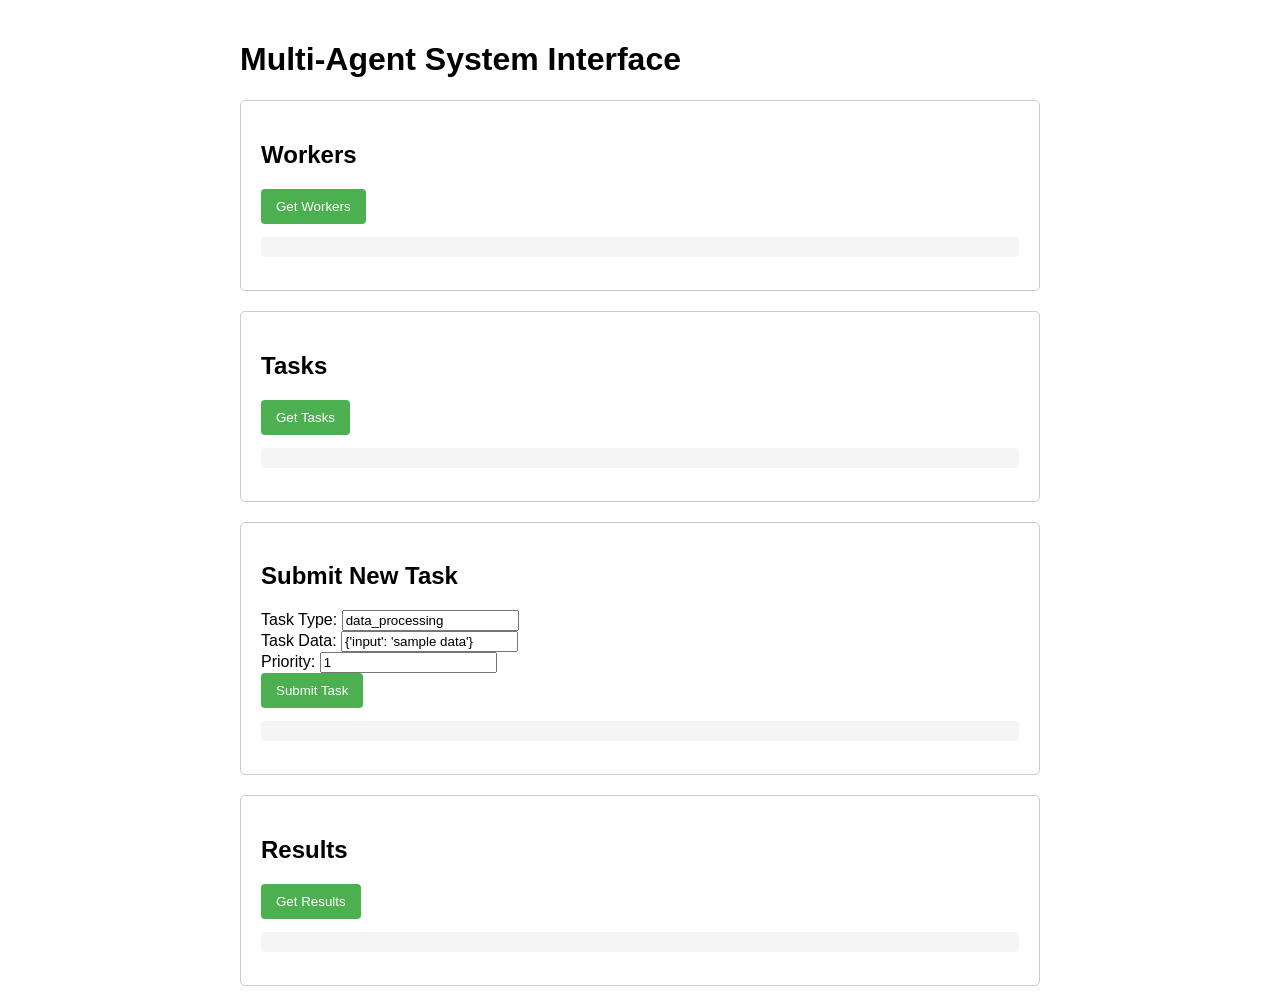
<file: templates/index.html>
<!DOCTYPE html>
<html>
<head>
    <title>Multi-Agent System Interface</title>
    <style>
        body {
            font-family: Arial, sans-serif;
            max-width: 800px;
            margin: 0 auto;
            padding: 20px;
        }
        .container {
            display: flex;
            flex-direction: column;
            gap: 20px;
        }
        .section {
            border: 1px solid #ccc;
            padding: 20px;
            border-radius: 5px;
        }
        button {
            padding: 10px 15px;
            background-color: #4CAF50;
            color: white;
            border: none;
            border-radius: 4px;
            cursor: pointer;
        }
        button:hover {
            background-color: #45a049;
        }
        pre {
            background-color: #f5f5f5;
            padding: 10px;
            border-radius: 4px;
            overflow-x: auto;
        }
    </style>
</head>
<body>
    <h1>Multi-Agent System Interface</h1>
    <div class="container">
        <div class="section">
            <h2>Workers</h2>
            <button onclick="getWorkers()">Get Workers</button>
            <pre id="workers"></pre>
        </div>

        <div class="section">
            <h2>Tasks</h2>
            <button onclick="getTasks()">Get Tasks</button>
            <pre id="tasks"></pre>
        </div>

        <div class="section">
            <h2>Submit New Task</h2>
            <div>
                <label>Task Type:</label>
                <input type="text" id="taskType" value="data_processing">
            </div>
            <div>
                <label>Task Data:</label>
                <input type="text" id="taskData" value="{'input': 'sample data'}">
            </div>
            <div>
                <label>Priority:</label>
                <input type="number" id="taskPriority" value="1">
            </div>
            <button onclick="submitTask()">Submit Task</button>
            <pre id="submitResult"></pre>
        </div>

        <div class="section">
            <h2>Results</h2>
            <button onclick="getResults()">Get Results</button>
            <pre id="results"></pre>
        </div>
    </div>

    <script>
        const API_BASE = 'http://localhost:8000';

        async function getWorkers() {
            const response = await fetch(`${API_BASE}/workers`);
            const data = await response.json();
            document.getElementById('workers').textContent = JSON.stringify(data, null, 2);
        }

        async function getTasks() {
            const response = await fetch(`${API_BASE}/tasks`);
            const data = await response.json();
            document.getElementById('tasks').textContent = JSON.stringify(data, null, 2);
        }

        async function submitTask() {
            const taskType = document.getElementById('taskType').value;
            const taskData = JSON.parse(document.getElementById('taskData').value);
            const taskPriority = parseInt(document.getElementById('taskPriority').value);

            const response = await fetch(`${API_BASE}/submit`, {
                method: 'POST',
                headers: {
                    'Content-Type': 'application/json',
                },
                body: JSON.stringify({
                    type: taskType,
                    data: taskData,
                    priority: taskPriority
                })
            });
            const data = await response.json();
            document.getElementById('submitResult').textContent = JSON.stringify(data, null, 2);
        }

        async function getResults() {
            const response = await fetch(`${API_BASE}/results`);
            const data = await response.json();
            document.getElementById('results').textContent = JSON.stringify(data, null, 2);
        }
    </script>
</body>
</html>
</file>
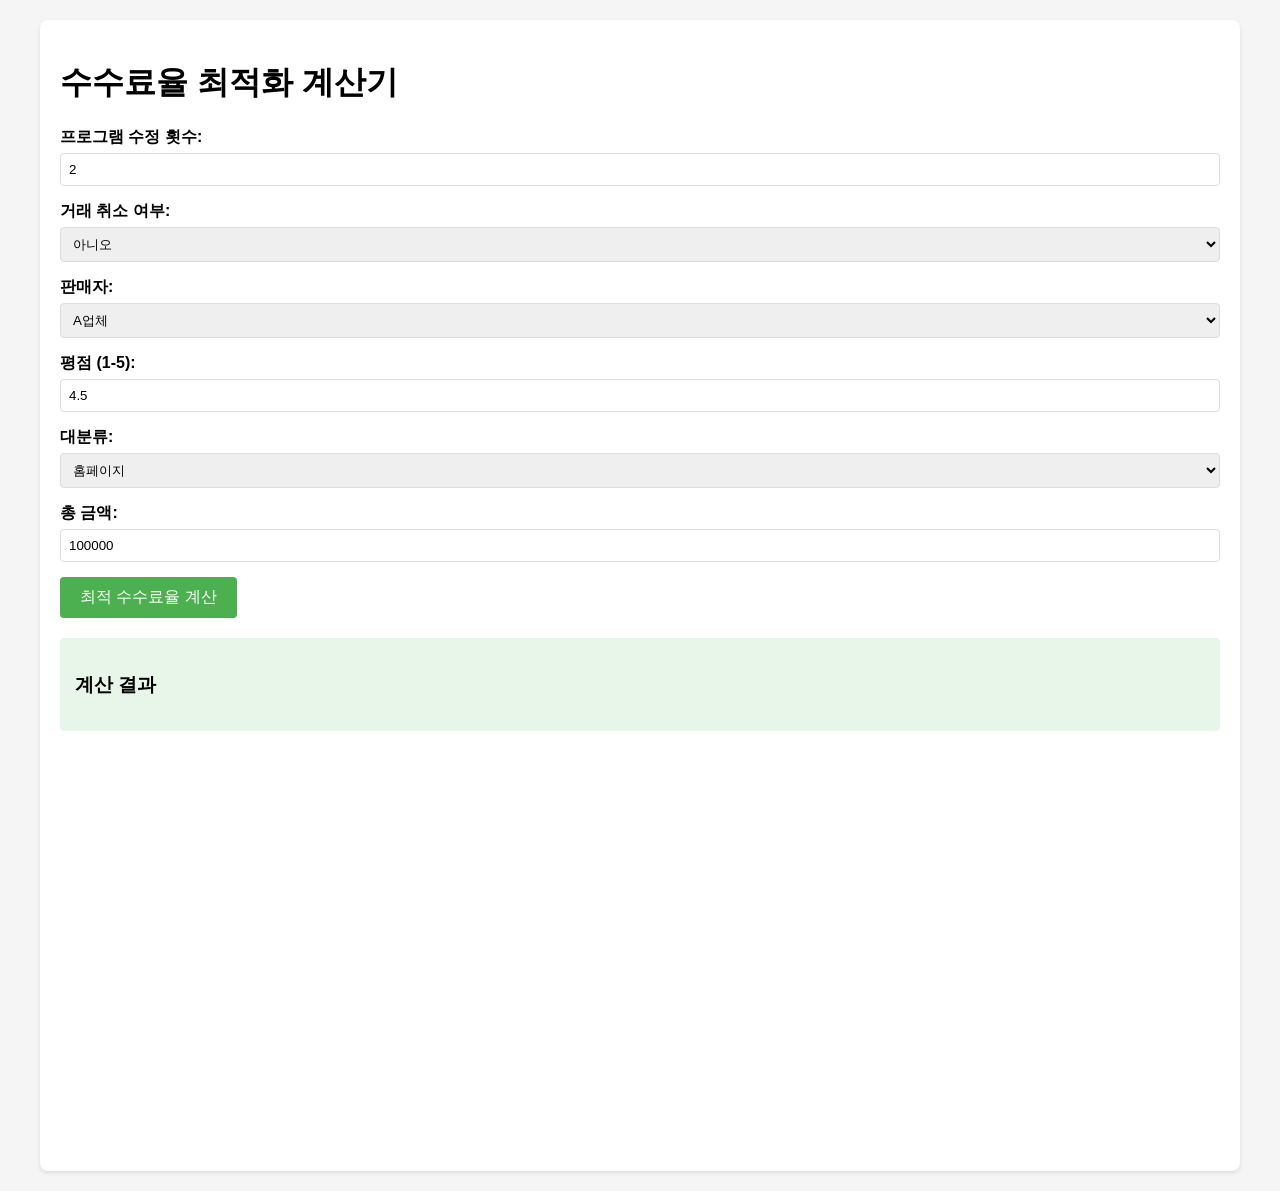
<file: price_calculator.html>
<!DOCTYPE html>
<html lang="ko">
<head>
    <meta charset="UTF-8">
    <meta name="viewport" content="width=device-width, initial-scale=1.0">
    <title>수수료율 최적화 계산기</title>
    <script src="https://cdn.plot.ly/plotly-latest.min.js"></script>
    <style>
        body {
            font-family: 'Arial', sans-serif;
            max-width: 1200px;
            margin: 0 auto;
            padding: 20px;
            background-color: #f5f5f5;
        }
        .container {
            background-color: white;
            padding: 20px;
            border-radius: 8px;
            box-shadow: 0 2px 4px rgba(0,0,0,0.1);
        }
        .form-group {
            margin-bottom: 15px;
        }
        label {
            display: block;
            margin-bottom: 5px;
            font-weight: bold;
        }
        input, select {
            width: 100%;
            padding: 8px;
            border: 1px solid #ddd;
            border-radius: 4px;
            box-sizing: border-box;
        }
        button {
            background-color: #4CAF50;
            color: white;
            padding: 10px 20px;
            border: none;
            border-radius: 4px;
            cursor: pointer;
            font-size: 16px;
        }
        button:hover {
            background-color: #45a049;
        }
        .result {
            margin-top: 20px;
            padding: 15px;
            background-color: #e8f5e9;
            border-radius: 4px;
        }
        #plot {
            margin-top: 20px;
            height: 400px;
        }
    </style>
</head>
<body>
    <div class="container">
        <h1>수수료율 최적화 계산기</h1>
        
        <div class="form-group">
            <label for="programModifications">프로그램 수정 횟수:</label>
            <input type="number" id="programModifications" min="0" max="10" value="2">
        </div>

        <div class="form-group">
            <label for="transactionCancelled">거래 취소 여부:</label>
            <select id="transactionCancelled">
                <option value="N">아니오</option>
                <option value="Y">예</option>
            </select>
        </div>

        <div class="form-group">
            <label for="seller">판매자:</label>
            <select id="seller">
                <option value="A업체">A업체</option>
                <option value="B업체">B업체</option>
                <option value="C업체">C업체</option>
            </select>
        </div>

        <div class="form-group">
            <label for="rating">평점 (1-5):</label>
            <input type="number" id="rating" min="1" max="5" step="0.1" value="4.5">
        </div>

        <div class="form-group">
            <label for="category">대분류:</label>
            <select id="category">
                <option value="홈페이지">홈페이지</option>
                <option value="모바일앱">모바일앱</option>
            </select>
        </div>

        <div class="form-group">
            <label for="totalAmount">총 금액:</label>
            <input type="number" id="totalAmount" min="1000" value="100000">
        </div>

        <button onclick="calculateOptimalFee()">최적 수수료율 계산</button>

        <div class="result" id="result">
            <h3>계산 결과</h3>
            <p id="optimalFee"></p>
        </div>

        <div id="plot"></div>
    </div>

    <script>
        // 간단한 예측 모델 (실제로는 서버에서 CatBoost 모델을 사용해야 함)
        function predictVolume(params) {
            // 간단한 선형 모델로 대체
            let baseVolume = 500;
            let volume = baseVolume;
            
            // 수수료율에 따른 영향
            volume *= (1 - params.feeRate * 2);
            
            // 다른 파라미터들의 영향
            volume *= (1 + (params.rating - 3) * 0.2);
            volume *= (1 - params.programModifications * 0.1);
            volume *= (params.transactionCancelled === 'N' ? 1.2 : 0.8);
            volume *= (params.category === '홈페이지' ? 1.1 : 1);
            
            return Math.max(0, volume);
        }

        function calculateOptimalFee() {
            const params = {
                programModifications: parseFloat(document.getElementById('programModifications').value),
                transactionCancelled: document.getElementById('transactionCancelled').value,
                seller: document.getElementById('seller').value,
                rating: parseFloat(document.getElementById('rating').value),
                category: document.getElementById('category').value,
                totalAmount: parseFloat(document.getElementById('totalAmount').value)
            };

            // 수수료율 범위 생성
            const feeRates = Array.from({length: 50}, (_, i) => 0.01 + (i * 0.98 / 49));
            const P = params.totalAmount;

            // 각 수수료율에 대한 결과 계산
            const results = feeRates.map(feeRate => {
                const volume = predictVolume({...params, feeRate});
                const customerBenefit = (1 - feeRate) * P * volume;
                const platformBenefit = feeRate * P * volume;
                const nashProduct = (customerBenefit - 1) * (platformBenefit - 1);
                return {
                    feeRate,
                    volume,
                    customerBenefit,
                    platformBenefit,
                    nashProduct
                };
            });

            // 최적 수수료율 찾기
            const optimalResult = results.reduce((max, curr) => 
                curr.nashProduct > max.nashProduct ? curr : max
            );

            // 결과 표시
            document.getElementById('optimalFee').innerHTML = 
                `최적 수수료율: ${(optimalResult.feeRate * 100).toFixed(2)}%<br>` +
                `예상 이용자수: ${Math.round(optimalResult.volume)}명<br>` +
                `고객 이익: ${Math.round(optimalResult.customerBenefit).toLocaleString()}원<br>` +
                `플랫폼 이익: ${Math.round(optimalResult.platformBenefit).toLocaleString()}원`;

            // 그래프 그리기
            const trace1 = {
                x: feeRates,
                y: results.map(r => r.customerBenefit),
                name: '고객 이익',
                type: 'scatter',
                line: {color: 'blue'}
            };

            const trace2 = {
                x: feeRates,
                y: results.map(r => r.platformBenefit),
                name: '플랫폼 이익',
                type: 'scatter',
                line: {color: 'red'}
            };

            const trace3 = {
                x: feeRates,
                y: results.map(r => r.nashProduct),
                name: 'Nash Product',
                type: 'scatter',
                line: {color: 'green'}
            };

            const layout = {
                title: '수수료율 시뮬레이션',
                xaxis: {
                    title: '수수료율',
                    tickformat: '.0%'
                },
                yaxis: {
                    title: '이익'
                },
                showlegend: true,
                legend: {
                    x: 0,
                    y: 1
                }
            };

            Plotly.newPlot('plot', [trace1, trace2, trace3], layout);
        }
    </script>
</body>
</html>
</file>
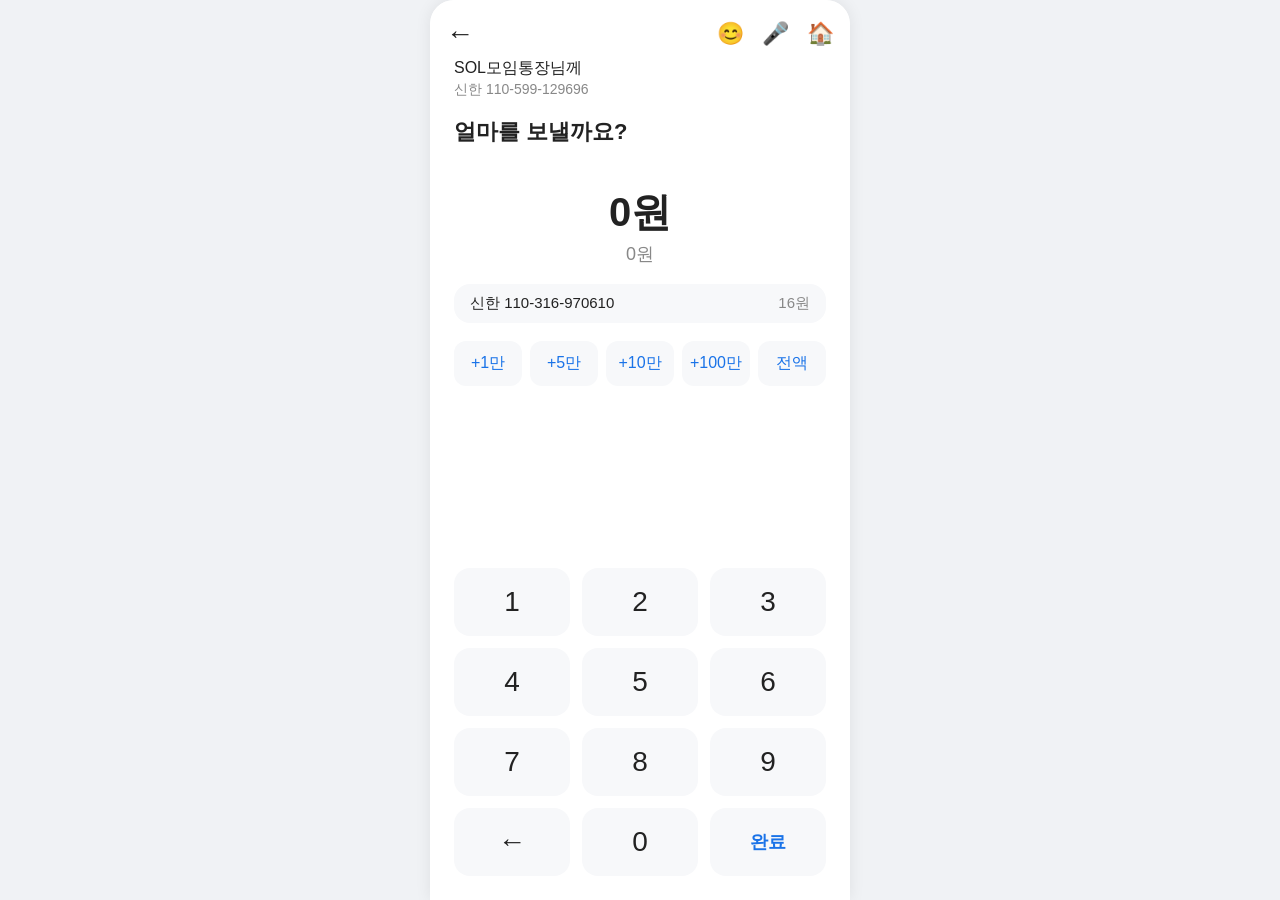
<file: sending_money.html>
<!DOCTYPE html>
<html lang="en">
<head>
    <meta charset="UTF-8">
    <meta name="viewport" content="width=device-width, initial-scale=1.0">
    <title>Send Money</title>
    <style>
        body {
            font-family: 'Apple SD Gothic Neo', Arial, sans-serif;
            margin: 0;
            padding: 0;
            background: #f0f2f5;
            color: #222;
            min-height: 100vh;
        }
        .mobile-frame {
            max-width: 420px;
            margin: 0 auto;
            background: #fff;
            min-height: 100vh;
            box-shadow: 0 0 16px 0 rgba(0,0,0,0.08);
            border-radius: 24px 24px 0 0;
            position: relative;
            overflow: hidden;
            transition: transform 0.1s;
        }
        .shake {
            animation: shake 0.35s cubic-bezier(.36,.07,.19,.97) both;
        }
        @keyframes shake {
            10%, 90% { transform: translateX(-2px); }
            20%, 80% { transform: translateX(4px); }
            30%, 50%, 70% { transform: translateX(-8px); }
            40%, 60% { transform: translateX(8px); }
            100% { transform: translateX(0); }
        }
        .top-bar {
            display: flex;
            align-items: center;
            justify-content: space-between;
            padding: 18px 16px 8px 16px;
            background: #fff;
            position: sticky;
            top: 0;
            z-index: 10;
            border-radius: 24px 24px 0 0;
        }
        .top-bar .left {
            display: flex;
            align-items: center;
        }
        .top-bar .back {
            font-size: 28px;
            margin-right: 10px;
            cursor: pointer;
        }
        .top-bar .icons {
            display: flex;
            gap: 18px;
            font-size: 22px;
        }
        .recipient-section {
            padding: 0 24px 8px 24px;
        }
        .recipient-title {
            font-size: 16px;
            font-weight: 500;
            margin-bottom: 2px;
        }
        .recipient-account {
            font-size: 14px;
            color: #888;
            margin-bottom: 18px;
        }
        .question {
            font-size: 22px;
            font-weight: bold;
            margin-bottom: 30px;
        }
        .amount-display {
            text-align: center;
            margin: 0 0 8px 0;
        }
        .amount-main {
            font-size: 40px;
            font-weight: bold;
            margin-bottom: 2px;
        }
        .amount-sub {
            font-size: 18px;
            color: #888;
        }
        .recent-accounts {
            margin: 18px 0 0 0;
            padding: 0 24px;
        }
        .recent-account-item {
            background: #f7f8fa;
            border-radius: 16px;
            padding: 10px 16px;
            font-size: 15px;
            color: #222;
            display: flex;
            align-items: center;
            margin-bottom: 8px;
        }
        .recent-account-item .amount {
            margin-left: auto;
            color: #888;
        }
        .quick-add {
            display: flex;
            justify-content: space-between;
            gap: 8px;
            margin: 18px 0 0 0;
            padding: 0 24px;
        }
        .quick-add button {
            flex: 1;
            background: #f7f8fa;
            border: none;
            border-radius: 12px;
            font-size: 16px;
            color: #1a73e8;
            padding: 12px 0;
            margin: 0;
            cursor: pointer;
            font-weight: 500;
            transition: background 0.2s;
        }
        .quick-add button:active {
            background: #e3e8f0;
        }
        .keypad {
            display: grid;
            grid-template-columns: repeat(3, 1fr);
            gap: 12px;
            padding: 32px 24px 24px 24px;
            background: #fff;
            position: fixed;
            bottom: 0;
            left: 50%;
            transform: translateX(-50%);
            width: 100vw;
            max-width: 420px;
            box-sizing: border-box;
            border-radius: 0 0 24px 24px;
        }
        .keypad button {
            font-size: 28px;
            background: #f7f8fa;
            border: none;
            border-radius: 16px;
            padding: 18px 0;
            color: #222;
            font-weight: 500;
            cursor: pointer;
            transition: background 0.2s;
        }
        .keypad button:active {
            background: #e3e8f0;
        }
        .keypad .action {
            color: #1a73e8;
            font-size: 18px;
            font-weight: 600;
        }
        @media (max-width: 480px) {
            .mobile-frame {
                max-width: 100vw;
                border-radius: 0;
            }
            .keypad {
                max-width: 100vw;
                border-radius: 0 0 24px 24px;
            }
        }
    </style>
</head>
<body>
    <div class="mobile-frame">
        <div class="top-bar">
            <div class="left">
                <span class="back" onclick="window.history.back()">&#8592;</span>
            </div>
            <div class="icons">
                <span>😊</span>
                <span>🎤</span>
                <span>🏠</span>
            </div>
        </div>
        <div class="recipient-section">
            <div class="recipient-title">SOL모임통장님께</div>
            <div class="recipient-account">신한 110-599-129696</div>
            <div class="question">얼마를 보낼까요?</div>
        </div>
        <div class="amount-display">
            <div class="amount-main" id="amountMain">0원</div>
            <div class="amount-sub" id="amountSub">0원</div>
        </div>
        <div class="recent-accounts">
            <div class="recent-account-item">
                신한 110-316-970610 <span class="amount">16원</span>
            </div>
        </div>
        <div class="quick-add">
            <button onclick="quickAdd(10000)">+1만</button>
            <button onclick="quickAdd(50000)">+5만</button>
            <button onclick="quickAdd(100000)">+10만</button>
            <button onclick="quickAdd(1000000)">+100만</button>
            <button onclick="setAll()">전액</button>
        </div>
        <div class="keypad">
            <button onclick="appendNum(1)">1</button>
            <button onclick="appendNum(2)">2</button>
            <button onclick="appendNum(3)">3</button>
            <button onclick="appendNum(4)">4</button>
            <button onclick="appendNum(5)">5</button>
            <button onclick="appendNum(6)">6</button>
            <button onclick="appendNum(7)">7</button>
            <button onclick="appendNum(8)">8</button>
            <button onclick="appendNum(9)">9</button>
            <button onclick="backspace()">&#8592;</button>
            <button onclick="appendNum(0)">0</button>
            <button class="action" onclick="submitAmount()">완료</button>
        </div>
        <canvas id="sparkCanvas" style="position:fixed;left:0;top:0;width:100vw;height:100vh;pointer-events:none;z-index:100;"></canvas>
    </div>
    <script>
        let amount = '';
        let maxAmount = 9999999999;
        let sparkInputTimeout = null;

        function formatNumber(num) {
            return num.toLocaleString();
        }
        function updateAmountDisplay() {
            let num = parseInt(amount) || 0;
            document.getElementById('amountMain').textContent = formatNumber(num) + '원';
            document.getElementById('amountSub').textContent = formatNumber(num) + '원';
        }
        function appendNum(n) {
            if (amount.length >= 10) return;
            if (amount === '0') amount = '';
            amount += n;
            if (parseInt(amount) > maxAmount) amount = maxAmount.toString();
            updateAmountDisplay();
            triggerSparkEffect();
        }
        function backspace() {
            amount = amount.slice(0, -1);
            if (amount === '') amount = '0';
            updateAmountDisplay();
            triggerSparkEffect();
        }
        function quickAdd(val) {
            let num = parseInt(amount) || 0;
            num += val;
            if (num > maxAmount) num = maxAmount;
            amount = num.toString();
            updateAmountDisplay();
            triggerSparkEffect();
        }
        function setAll() {
            amount = maxAmount.toString();
            updateAmountDisplay();
            triggerSparkEffect();
        }
        function submitAmount() {
            alert('송금할 금액: ' + (parseInt(amount) || 0) + '원');
        }
        function triggerSparkEffect() {
            if (sparkInputTimeout) clearTimeout(sparkInputTimeout);
            sparkInputTimeout = setTimeout(() => {
                let num = parseInt(amount) || 0;
                // Always use the center of the amount display for the spark origin
                const amountDisplay = document.querySelector('.amount-display');
                const rect = amountDisplay.getBoundingClientRect();
                const x = rect.left + rect.width / 2;
                const y = rect.top + rect.height / 2;
                createSparks(x, y, num, 'deposit');
                // Only shake the mobile frame if amount is over 1,000,000원
                if (num > 1000000) {
                    const frame = document.querySelector('.mobile-frame');
                    frame.classList.remove('shake');
                    void frame.offsetWidth;
                    frame.classList.add('shake');
                }
            }, 80);
        }
        // Firework-like spark effect (same as before, but centered on amount display)
        function createSparks(x, y, amount, type) {
            const canvas = document.getElementById('sparkCanvas');
            canvas.width = window.innerWidth;
            canvas.height = window.innerHeight;
            const ctx = canvas.getContext('2d');
            ctx.clearRect(0, 0, canvas.width, canvas.height);
            const cappedAmount = Math.min(Math.abs(amount), maxAmount);
            let color = 'rgba(255, 180, 40, 0.98)';
            // Get amount display width for scaling
            const amountDisplay = document.getElementById('amountMain');
            const displayRect = amountDisplay.getBoundingClientRect();
            const displayWidth = displayRect.width;
            // High number of sparks for large amounts
            const minSparks = 40;
            const maxSparks = Math.round(300 * (displayWidth / 120));
            const sparkCount = Math.round(minSparks + (maxSparks - minSparks) * (cappedAmount / maxAmount));
            // Dramatically increase spark length so some reach the screen edges
            const minLen = 40;
            const maxLen = Math.max(
                120,
                displayWidth * 2.5,
                Math.max(
                    Math.abs(x - 0),
                    Math.abs(x - canvas.width),
                    Math.abs(y - 0),
                    Math.abs(y - canvas.height)
                ) * 1.1
            );
            let progress = 0;
            const duration = 420; // fast and punchy
            const sparks = [];
            for (let i = 0; i < sparkCount; i++) {
                const angle = Math.random() * 2 * Math.PI;
                const length = minLen + Math.random() * (maxLen - minLen);
                const sx = x;
                const sy = y;
                const ex = x + Math.cos(angle) * length;
                const ey = y + Math.sin(angle) * length;
                const width = 0.8 + Math.random() * 1.2;
                sparks.push({sx, sy, ex, ey, width, angle, length});
            }
            // Flash effect at the origin
            function drawFlash(t) {
                const flashAlpha = 0.5 * (1 - t);
                const flashRadius = 32 + 48 * (1 - t);
                ctx.save();
                ctx.globalAlpha = flashAlpha;
                ctx.beginPath();
                ctx.arc(x, y, flashRadius, 0, 2 * Math.PI);
                ctx.fillStyle = 'rgba(255, 230, 120, 1)';
                ctx.shadowColor = 'rgba(255, 230, 120, 1)';
                ctx.shadowBlur = 32;
                ctx.fill();
                ctx.restore();
            }
            function animateSparks() {
                ctx.clearRect(0, 0, canvas.width, canvas.height);
                progress += 16;
                const t = Math.min(progress / duration, 1);
                // Draw flash at the origin
                drawFlash(t);
                for (let i = 0; i < sparks.length; i++) {
                    const s = sparks[i];
                    // Animate from center to end
                    const curEx = s.sx + (s.ex - s.sx) * t;
                    const curEy = s.sy + (s.ey - s.sy) * t;
                    // Trailing afterimage (faint, behind main line)
                    ctx.save();
                    ctx.globalAlpha = 0.18 * (1 - t);
                    ctx.strokeStyle = color;
                    ctx.shadowColor = color;
                    ctx.shadowBlur = 24;
                    ctx.lineWidth = s.width * 2.2;
                    ctx.beginPath();
                    ctx.moveTo(s.sx, s.sy);
                    ctx.lineTo(curEx, curEy);
                    ctx.stroke();
                    ctx.restore();
                    // Main spark
                    ctx.save();
                    ctx.globalAlpha = 1 - t;
                    ctx.strokeStyle = color;
                    ctx.shadowColor = color;
                    ctx.shadowBlur = 18;
                    ctx.lineWidth = s.width;
                    ctx.beginPath();
                    ctx.moveTo(s.sx, s.sy);
                    ctx.lineTo(curEx, curEy);
                    ctx.stroke();
                    ctx.restore();
                }
                if (t < 1) {
                    requestAnimationFrame(animateSparks);
                } else {
                    ctx.clearRect(0, 0, canvas.width, canvas.height);
                }
            }
            animateSparks();
        }
        // Initial display
        updateAmountDisplay();
    </script>
</body>
</html>
</file>
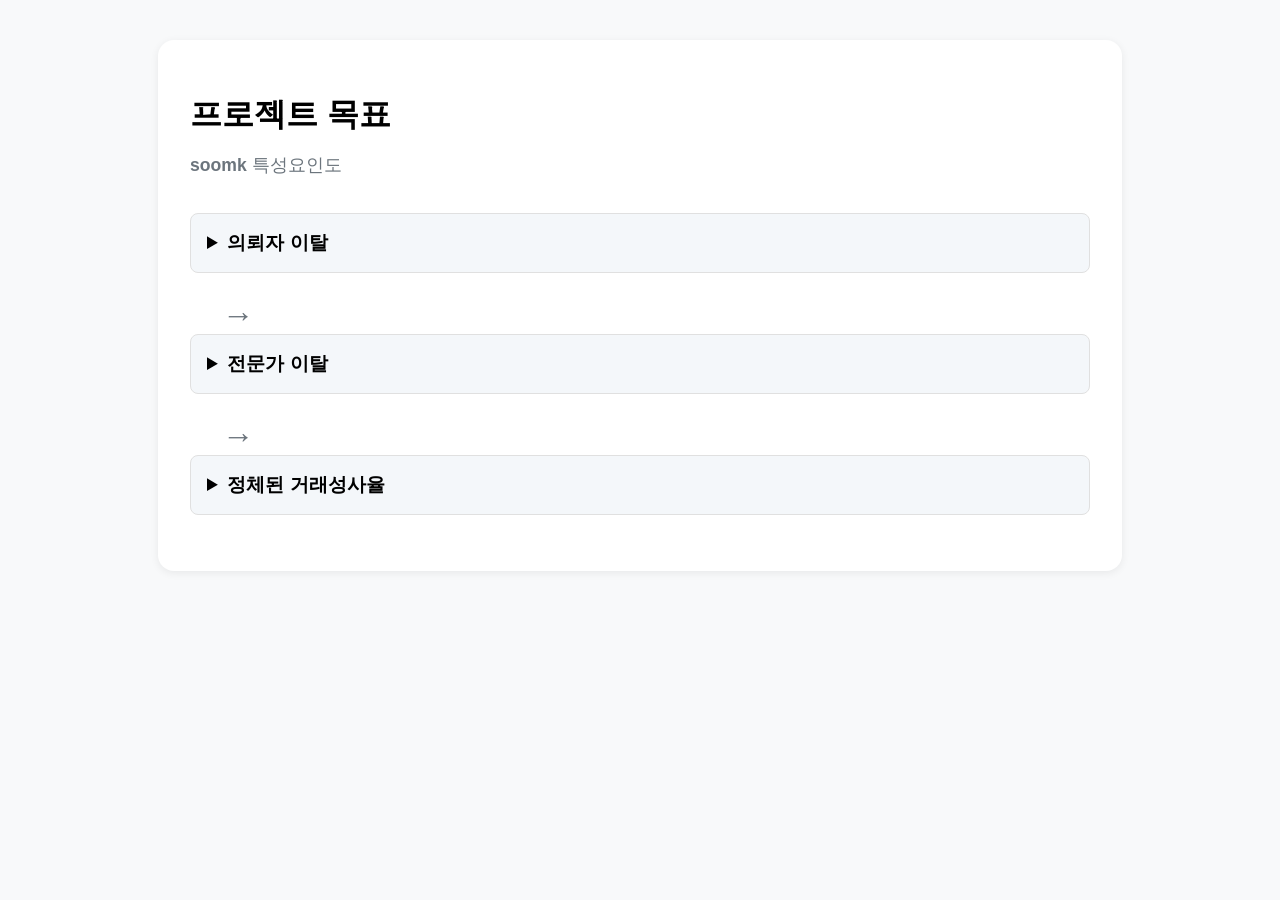
<file: visualize.html>
<!DOCTYPE html>
<html lang="ko">
<head>
  <meta charset="UTF-8">
  <title>프로젝트 목표 - soomk 특성요인도</title>
  <style>
    body {
      font-family: 'Noto Sans KR', Arial, sans-serif;
      background: #f8f9fa;
      margin: 0;
      padding: 40px;
    }
    .container {
      max-width: 900px;
      margin: auto;
      background: #fff;
      border-radius: 16px;
      box-shadow: 0 2px 8px rgba(0,0,0,0.07);
      padding: 32px;
    }
    h1 {
      font-size: 2rem;
      margin-bottom: 0.5em;
    }
    .subtitle {
      color: #6c757d;
      font-size: 1.1rem;
      margin-bottom: 2em;
    }
    details {
      margin-bottom: 1.5em;
      border: 1px solid #e0e0e0;
      border-radius: 8px;
      background: #f4f7fa;
      padding: 1em;
      transition: box-shadow 0.2s;
    }
    details[open] {
      box-shadow: 0 2px 8px rgba(0,0,0,0.04);
      background: #eaf3fa;
    }
    summary {
      font-weight: bold;
      font-size: 1.2rem;
      cursor: pointer;
      outline: none;
    }
    ul {
      margin-top: 0.7em;
      margin-bottom: 0;
      padding-left: 1.5em;
    }
    .arrow {
      font-size: 2rem;
      color: #6c757d;
      margin: 0 1em;
      vertical-align: middle;
    }
  </style>
</head>
<body>
  <div class="container">
    <h1>프로젝트 목표</h1>
    <div class="subtitle"><b>soomk</b> 특성요인도</div>
    
    <details>
      <summary>의뢰자 이탈</summary>
      <ul>
        <li>전문가 비교의 피로감</li>
        <li>과도한 추가 금액 유도</li>
        <li>개발 지식 부족</li>
        <li>적정 가격의 부재</li>
      </ul>
    </details>
    <span class="arrow">&#8594;</span>
    <details>
      <summary>전문가 이탈</summary>
      <ul>
        <li>불분명한 수수료율 기준</li>
        <li>악성 고객 관리 불만</li>
        <li>신규 전문가가 성장하기 어려운 구조</li>
        <li>서비스 가격 책정 어려움</li>
      </ul>
    </details>
    <span class="arrow">&#8594;</span>
    <details>
      <summary>정체된 거래성사율</summary>
      <ul>
        <li>경쟁사로의 고객 이탈</li>
        <li>거래 취소 횟수 증가</li>
        <li>불규칙한 거래 성사 횟수</li>
        <li>개인적인 거래 시도</li>
      </ul>
    </details>
  </div>
</body>
</html>
</file>
